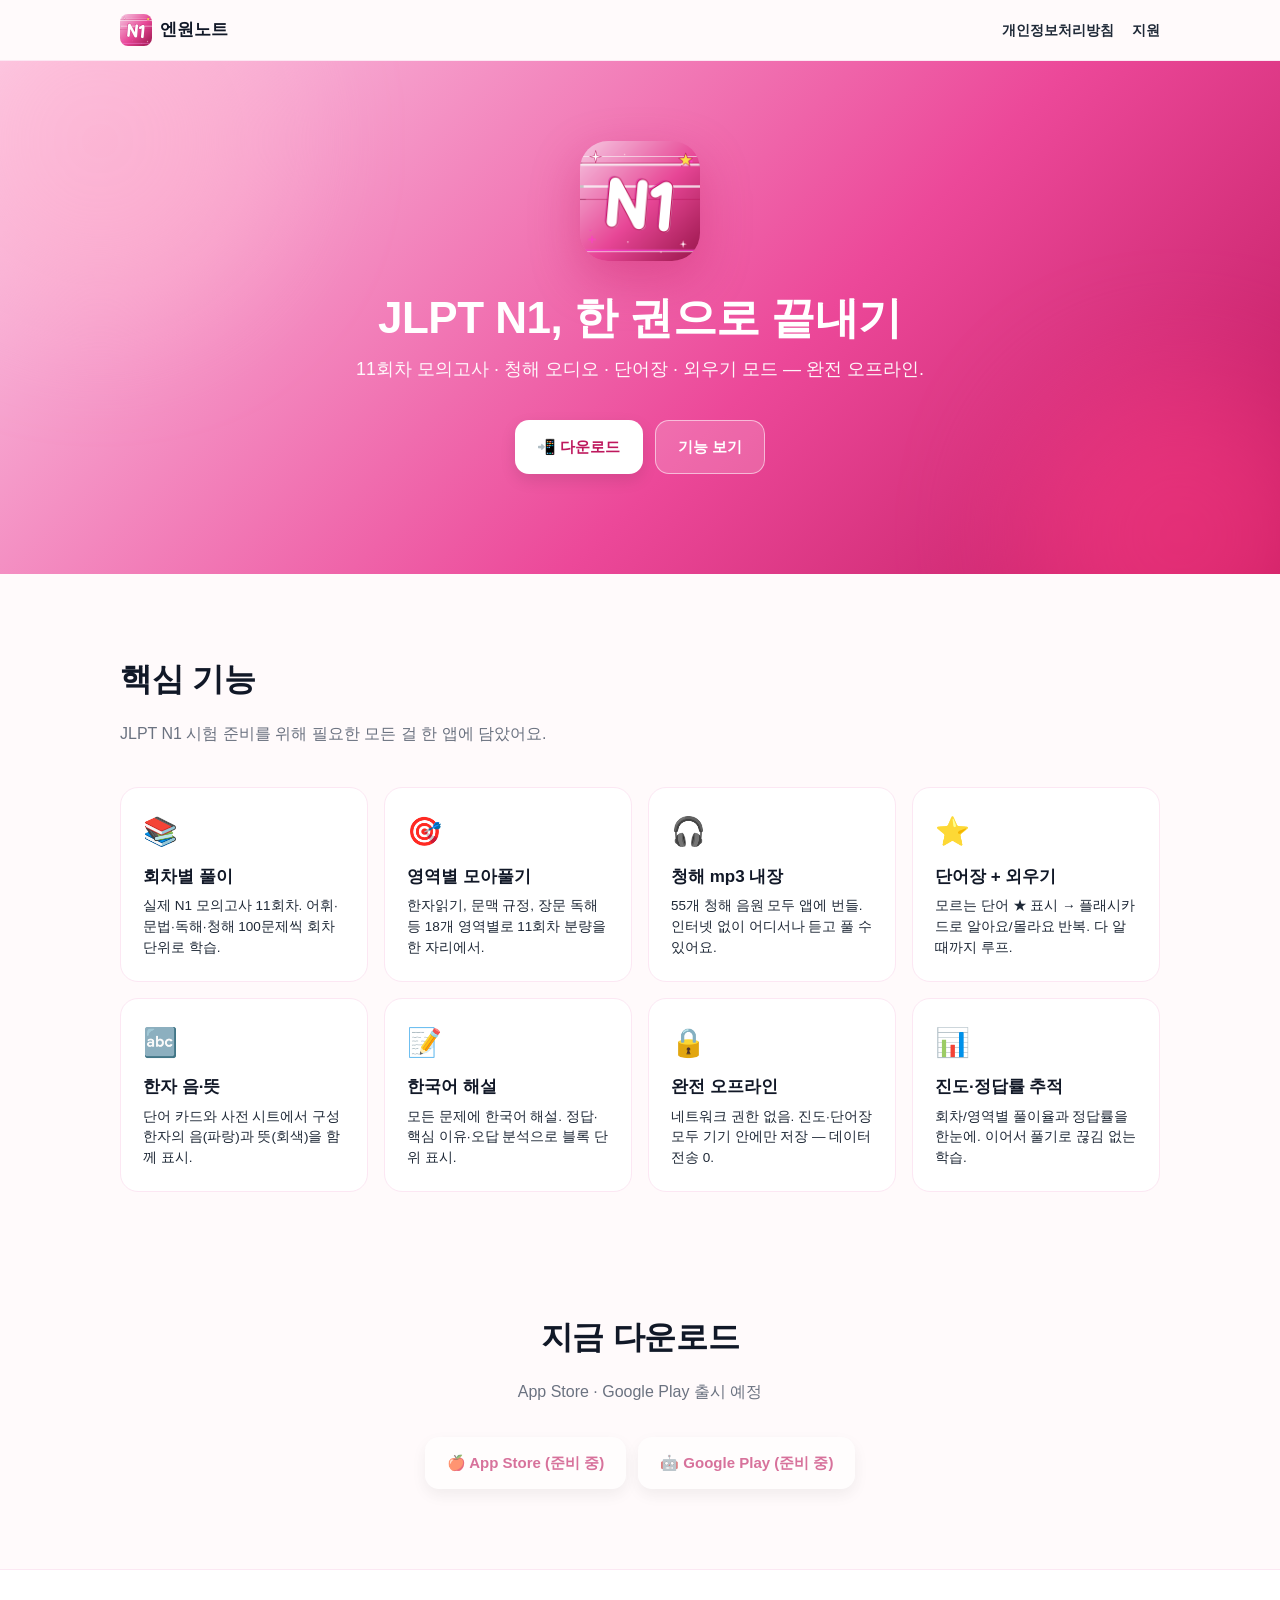
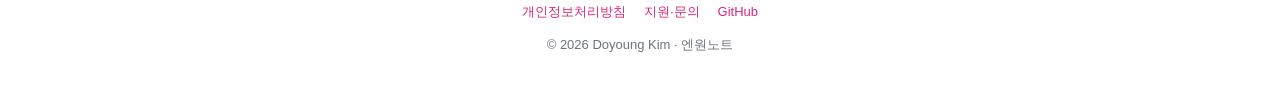
<file: docs/index.html>
<!doctype html>
<html lang="ko">
<head>
  <meta charset="utf-8">
  <meta name="viewport" content="width=device-width, initial-scale=1">
  <title>엔원노트 — JLPT N1 한 권으로 끝내기</title>
  <meta name="description" content="JLPT N1 11회차 모의고사 + 청해 mp3 + 단어장. 완전 오프라인 학습 앱.">
  <link rel="icon" href="icon.png">
  <link rel="apple-touch-icon" href="icon.png">
  <link rel="stylesheet" href="style.css">
  <meta property="og:title" content="엔원노트 — JLPT N1 한 권으로 끝내기">
  <meta property="og:description" content="11회차 모의고사 · 청해 오디오 · 단어장 · 외우기 — 모두 오프라인.">
  <meta property="og:image" content="icon.png">
</head>
<body>
  <nav class="nav">
    <div class="nav-inner">
      <a class="nav-logo" href="./">
        <img src="icon.png" alt="엔원노트">
        <span>엔원노트</span>
      </a>
      <div class="nav-links">
        <a href="./privacy.html">개인정보처리방침</a>
        <a href="./support.html">지원</a>
      </div>
    </div>
  </nav>

  <section class="hero">
    <div class="hero-content">
      <img src="icon.png" alt="엔원노트 아이콘" class="hero-icon">
      <h1>JLPT N1, 한 권으로 끝내기</h1>
      <p class="sub">11회차 모의고사 · 청해 오디오 · 단어장 · 외우기 모드 — 완전 오프라인.</p>
      <div class="cta-row">
        <a class="cta" href="#download">📲 다운로드</a>
        <a class="cta ghost" href="#features">기능 보기</a>
      </div>
    </div>
  </section>

  <section class="section" id="features">
    <h2>핵심 기능</h2>
    <p class="lead">JLPT N1 시험 준비를 위해 필요한 모든 걸 한 앱에 담았어요.</p>
    <div class="features">
      <div class="feature">
        <div class="emoji">📚</div>
        <h3>회차별 풀이</h3>
        <p>실제 N1 모의고사 11회차. 어휘·문법·독해·청해 100문제씩 회차 단위로 학습.</p>
      </div>
      <div class="feature">
        <div class="emoji">🎯</div>
        <h3>영역별 모아풀기</h3>
        <p>한자읽기, 문맥 규정, 장문 독해 등 18개 영역별로 11회차 분량을 한 자리에서.</p>
      </div>
      <div class="feature">
        <div class="emoji">🎧</div>
        <h3>청해 mp3 내장</h3>
        <p>55개 청해 음원 모두 앱에 번들. 인터넷 없이 어디서나 듣고 풀 수 있어요.</p>
      </div>
      <div class="feature">
        <div class="emoji">⭐</div>
        <h3>단어장 + 외우기</h3>
        <p>모르는 단어 ★ 표시 → 플래시카드로 알아요/몰라요 반복. 다 알 때까지 루프.</p>
      </div>
      <div class="feature">
        <div class="emoji">🔤</div>
        <h3>한자 음·뜻</h3>
        <p>단어 카드와 사전 시트에서 구성 한자의 음(파랑)과 뜻(회색)을 함께 표시.</p>
      </div>
      <div class="feature">
        <div class="emoji">📝</div>
        <h3>한국어 해설</h3>
        <p>모든 문제에 한국어 해설. 정답·핵심 이유·오답 분석으로 블록 단위 표시.</p>
      </div>
      <div class="feature">
        <div class="emoji">🔒</div>
        <h3>완전 오프라인</h3>
        <p>네트워크 권한 없음. 진도·단어장 모두 기기 안에만 저장 — 데이터 전송 0.</p>
      </div>
      <div class="feature">
        <div class="emoji">📊</div>
        <h3>진도·정답률 추적</h3>
        <p>회차/영역별 풀이율과 정답률을 한눈에. 이어서 풀기로 끊김 없는 학습.</p>
      </div>
    </div>
  </section>

  <section class="section" id="download" style="text-align:center; padding-top: 40px;">
    <h2>지금 다운로드</h2>
    <p class="lead" style="margin: 0 auto 32px;">App Store · Google Play 출시 예정</p>
    <div class="cta-row">
      <a class="cta" href="#" style="opacity: 0.6; pointer-events: none;">
        🍎 App Store (준비 중)
      </a>
      <a class="cta" href="#" style="opacity: 0.6; pointer-events: none;">
        🤖 Google Play (준비 중)
      </a>
    </div>
  </section>

  <footer class="footer">
    <div class="footer-links">
      <a href="./privacy.html">개인정보처리방침</a>
      <a href="./support.html">지원·문의</a>
      <a href="https://github.com/CobyApp/jlpt-app">GitHub</a>
    </div>
    <div>© 2026 Doyoung Kim · 엔원노트</div>
  </footer>
</body>
</html>
</file>
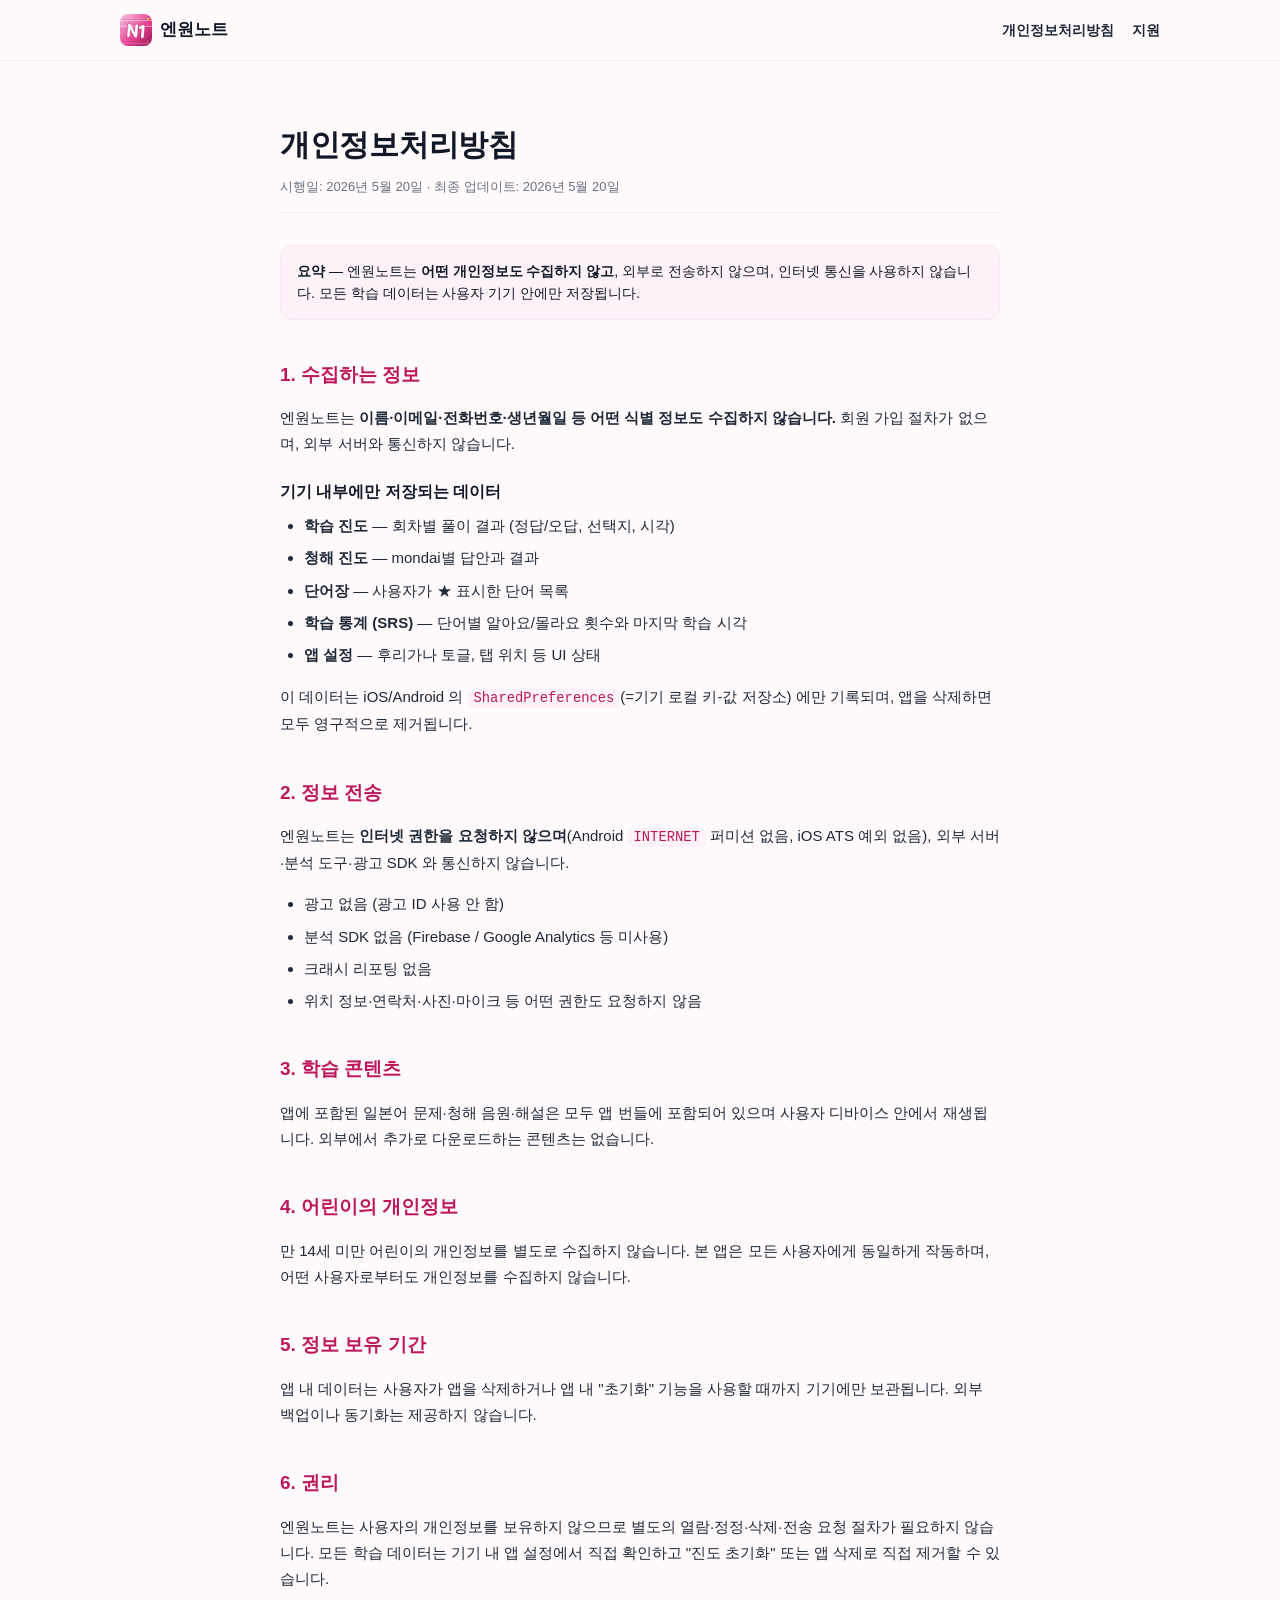
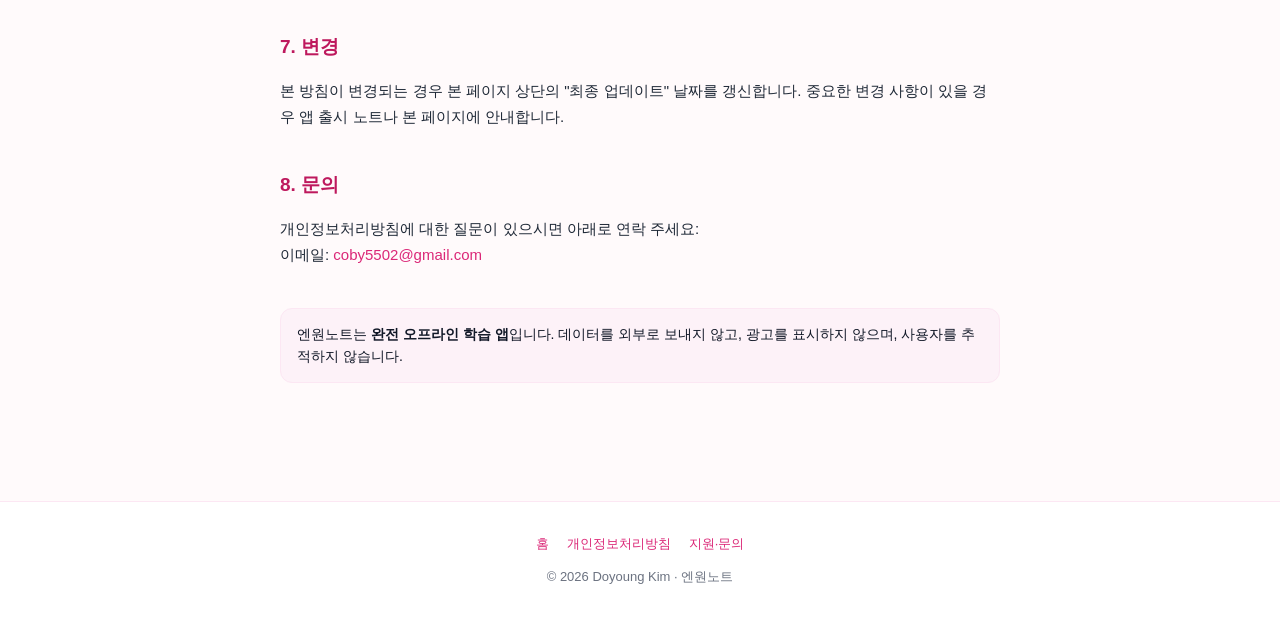
<file: docs/privacy.html>
<!doctype html>
<html lang="ko">
<head>
  <meta charset="utf-8">
  <meta name="viewport" content="width=device-width, initial-scale=1">
  <title>개인정보처리방침 — 엔원노트</title>
  <link rel="icon" href="icon.png">
  <link rel="stylesheet" href="style.css">
</head>
<body>
  <nav class="nav">
    <div class="nav-inner">
      <a class="nav-logo" href="./">
        <img src="icon.png" alt="엔원노트">
        <span>엔원노트</span>
      </a>
      <div class="nav-links">
        <a href="./privacy.html">개인정보처리방침</a>
        <a href="./support.html">지원</a>
      </div>
    </div>
  </nav>

  <main class="doc">
    <h1>개인정보처리방침</h1>
    <div class="meta">시행일: 2026년 5월 20일 · 최종 업데이트: 2026년 5월 20일</div>

    <div class="callout">
      <strong>요약</strong> — 엔원노트는 <strong>어떤 개인정보도 수집하지 않고</strong>,
      외부로 전송하지 않으며, 인터넷 통신을 사용하지 않습니다. 모든 학습 데이터는
      사용자 기기 안에만 저장됩니다.
    </div>

    <h2>1. 수집하는 정보</h2>
    <p>
      엔원노트는 <strong>이름·이메일·전화번호·생년월일 등 어떤 식별 정보도 수집하지
      않습니다.</strong> 회원 가입 절차가 없으며, 외부 서버와 통신하지 않습니다.
    </p>

    <h3>기기 내부에만 저장되는 데이터</h3>
    <ul>
      <li><strong>학습 진도</strong> — 회차별 풀이 결과 (정답/오답, 선택지, 시각)</li>
      <li><strong>청해 진도</strong> — mondai별 답안과 결과</li>
      <li><strong>단어장</strong> — 사용자가 ★ 표시한 단어 목록</li>
      <li><strong>학습 통계 (SRS)</strong> — 단어별 알아요/몰라요 횟수와 마지막 학습 시각</li>
      <li><strong>앱 설정</strong> — 후리가나 토글, 탭 위치 등 UI 상태</li>
    </ul>
    <p>
      이 데이터는 iOS/Android 의 <code>SharedPreferences</code>(=기기 로컬 키-값 저장소)
      에만 기록되며, 앱을 삭제하면 모두 영구적으로 제거됩니다.
    </p>

    <h2>2. 정보 전송</h2>
    <p>
      엔원노트는 <strong>인터넷 권한을 요청하지 않으며</strong>(Android <code>INTERNET</code>
      퍼미션 없음, iOS ATS 예외 없음), 외부 서버·분석 도구·광고 SDK 와 통신하지 않습니다.
    </p>
    <ul>
      <li>광고 없음 (광고 ID 사용 안 함)</li>
      <li>분석 SDK 없음 (Firebase / Google Analytics 등 미사용)</li>
      <li>크래시 리포팅 없음</li>
      <li>위치 정보·연락처·사진·마이크 등 어떤 권한도 요청하지 않음</li>
    </ul>

    <h2>3. 학습 콘텐츠</h2>
    <p>
      앱에 포함된 일본어 문제·청해 음원·해설은 모두 앱 번들에 포함되어 있으며 사용자
      디바이스 안에서 재생됩니다. 외부에서 추가로 다운로드하는 콘텐츠는 없습니다.
    </p>

    <h2>4. 어린이의 개인정보</h2>
    <p>
      만 14세 미만 어린이의 개인정보를 별도로 수집하지 않습니다. 본 앱은 모든 사용자에게
      동일하게 작동하며, 어떤 사용자로부터도 개인정보를 수집하지 않습니다.
    </p>

    <h2>5. 정보 보유 기간</h2>
    <p>
      앱 내 데이터는 사용자가 앱을 삭제하거나 앱 내 "초기화" 기능을 사용할 때까지
      기기에만 보관됩니다. 외부 백업이나 동기화는 제공하지 않습니다.
    </p>

    <h2>6. 권리</h2>
    <p>
      엔원노트는 사용자의 개인정보를 보유하지 않으므로 별도의 열람·정정·삭제·전송 요청
      절차가 필요하지 않습니다. 모든 학습 데이터는 기기 내 앱 설정에서 직접 확인하고
      "진도 초기화" 또는 앱 삭제로 직접 제거할 수 있습니다.
    </p>

    <h2>7. 변경</h2>
    <p>
      본 방침이 변경되는 경우 본 페이지 상단의 "최종 업데이트" 날짜를 갱신합니다.
      중요한 변경 사항이 있을 경우 앱 출시 노트나 본 페이지에 안내합니다.
    </p>

    <h2>8. 문의</h2>
    <p>
      개인정보처리방침에 대한 질문이 있으시면 아래로 연락 주세요:<br>
      이메일: <a href="mailto:coby5502@gmail.com">coby5502@gmail.com</a>
    </p>

    <div class="callout" style="margin-top: 40px;">
      엔원노트는 <strong>완전 오프라인 학습 앱</strong>입니다. 데이터를 외부로 보내지 않고,
      광고를 표시하지 않으며, 사용자를 추적하지 않습니다.
    </div>
  </main>

  <footer class="footer">
    <div class="footer-links">
      <a href="./">홈</a>
      <a href="./privacy.html">개인정보처리방침</a>
      <a href="./support.html">지원·문의</a>
    </div>
    <div>© 2026 Doyoung Kim · 엔원노트</div>
  </footer>
</body>
</html>
</file>
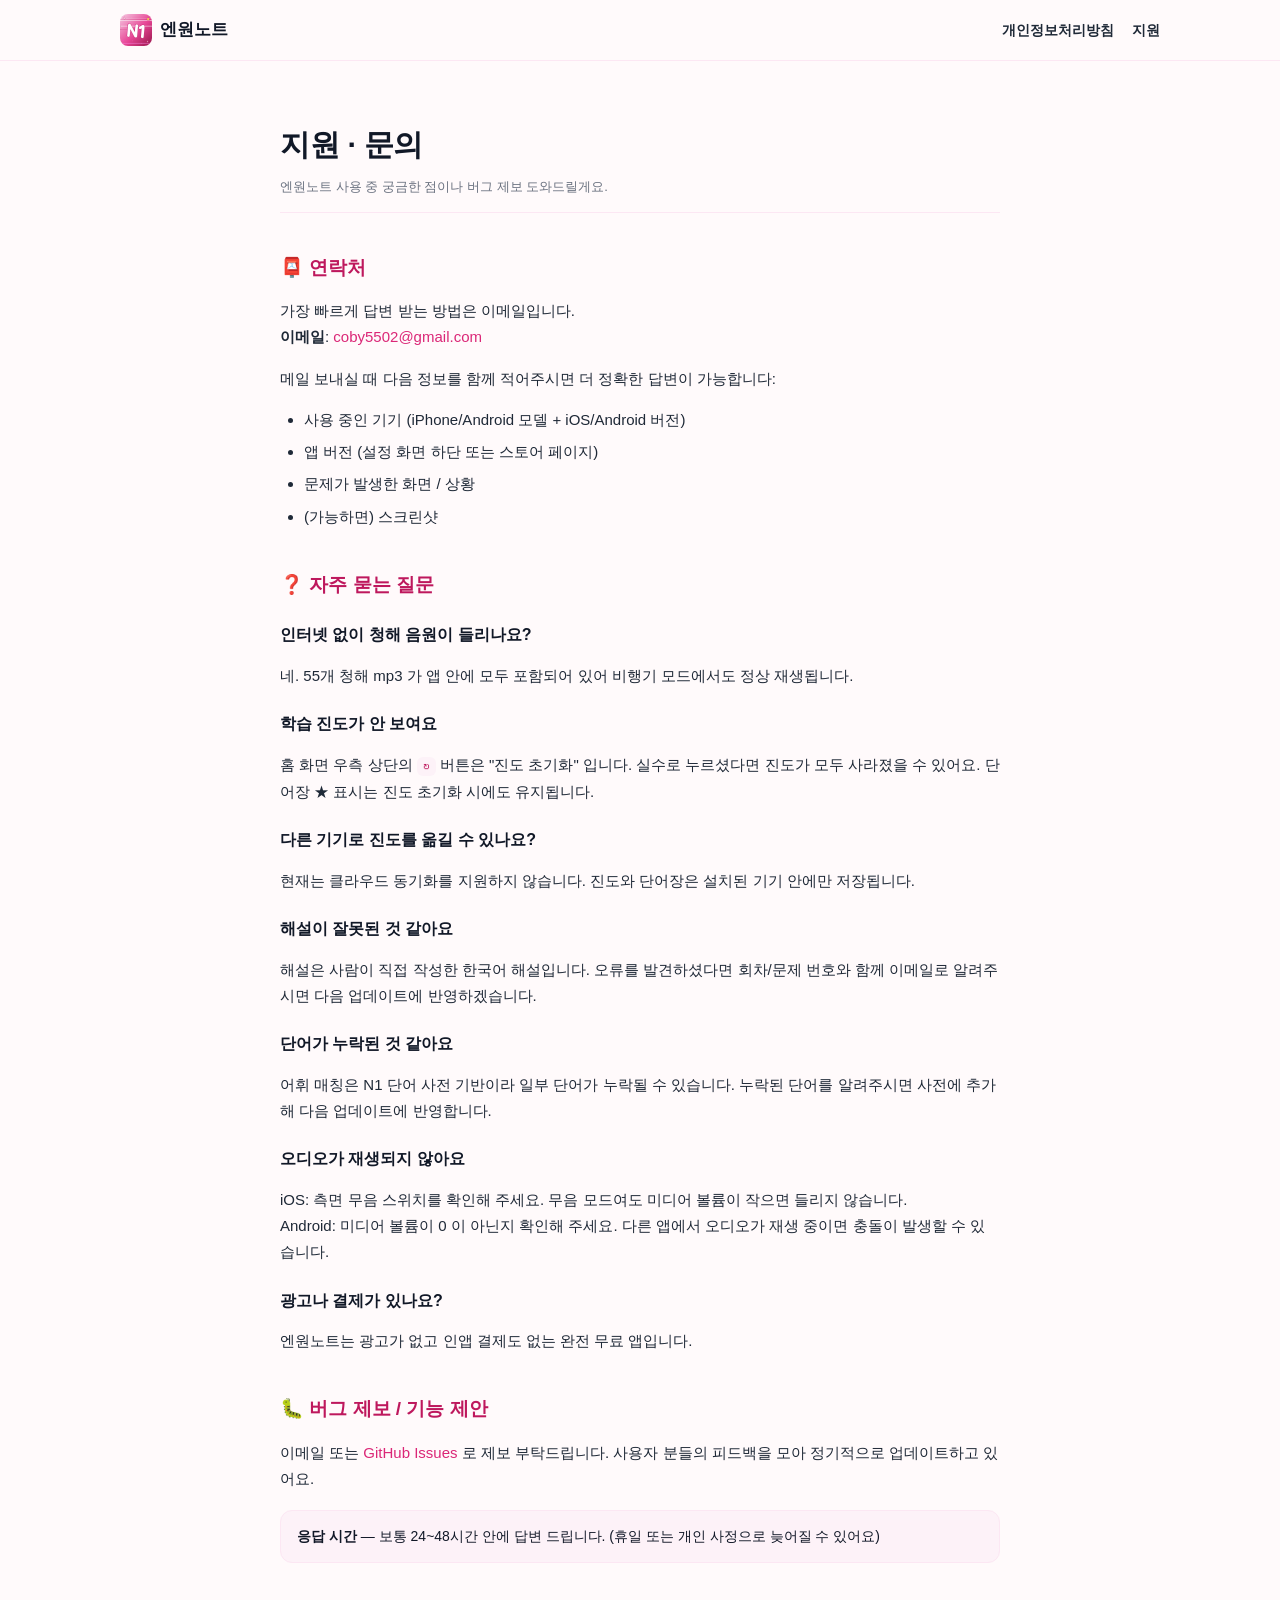
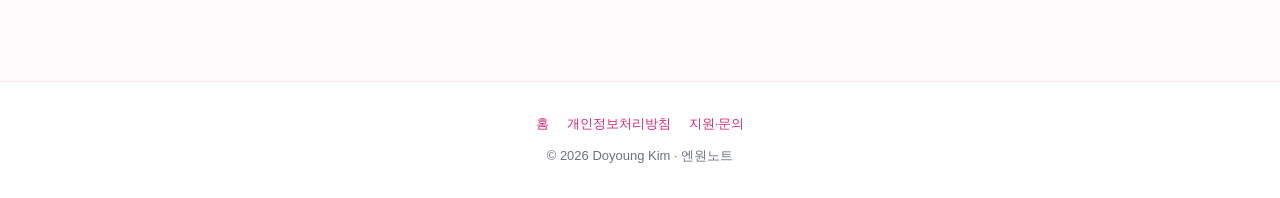
<file: docs/support.html>
<!doctype html>
<html lang="ko">
<head>
  <meta charset="utf-8">
  <meta name="viewport" content="width=device-width, initial-scale=1">
  <title>지원·문의 — 엔원노트</title>
  <link rel="icon" href="icon.png">
  <link rel="stylesheet" href="style.css">
</head>
<body>
  <nav class="nav">
    <div class="nav-inner">
      <a class="nav-logo" href="./">
        <img src="icon.png" alt="엔원노트">
        <span>엔원노트</span>
      </a>
      <div class="nav-links">
        <a href="./privacy.html">개인정보처리방침</a>
        <a href="./support.html">지원</a>
      </div>
    </div>
  </nav>

  <main class="doc">
    <h1>지원 · 문의</h1>
    <div class="meta">엔원노트 사용 중 궁금한 점이나 버그 제보 도와드릴게요.</div>

    <h2>📮 연락처</h2>
    <p>
      가장 빠르게 답변 받는 방법은 이메일입니다.<br>
      <strong>이메일</strong>: <a href="mailto:coby5502@gmail.com">coby5502@gmail.com</a>
    </p>
    <p>
      메일 보내실 때 다음 정보를 함께 적어주시면 더 정확한 답변이 가능합니다:
    </p>
    <ul>
      <li>사용 중인 기기 (iPhone/Android 모델 + iOS/Android 버전)</li>
      <li>앱 버전 (설정 화면 하단 또는 스토어 페이지)</li>
      <li>문제가 발생한 화면 / 상황</li>
      <li>(가능하면) 스크린샷</li>
    </ul>

    <h2>❓ 자주 묻는 질문</h2>

    <h3>인터넷 없이 청해 음원이 들리나요?</h3>
    <p>
      네. 55개 청해 mp3 가 앱 안에 모두 포함되어 있어 비행기 모드에서도 정상 재생됩니다.
    </p>

    <h3>학습 진도가 안 보여요</h3>
    <p>
      홈 화면 우측 상단의 <code>↻</code> 버튼은 "진도 초기화" 입니다.
      실수로 누르셨다면 진도가 모두 사라졌을 수 있어요. 단어장 ★ 표시는 진도 초기화 시에도
      유지됩니다.
    </p>

    <h3>다른 기기로 진도를 옮길 수 있나요?</h3>
    <p>
      현재는 클라우드 동기화를 지원하지 않습니다. 진도와 단어장은 설치된 기기 안에만 저장됩니다.
    </p>

    <h3>해설이 잘못된 것 같아요</h3>
    <p>
      해설은 사람이 직접 작성한 한국어 해설입니다. 오류를 발견하셨다면 회차/문제 번호와 함께
      이메일로 알려주시면 다음 업데이트에 반영하겠습니다.
    </p>

    <h3>단어가 누락된 것 같아요</h3>
    <p>
      어휘 매칭은 N1 단어 사전 기반이라 일부 단어가 누락될 수 있습니다.
      누락된 단어를 알려주시면 사전에 추가해 다음 업데이트에 반영합니다.
    </p>

    <h3>오디오가 재생되지 않아요</h3>
    <p>
      iOS: 측면 무음 스위치를 확인해 주세요. 무음 모드여도 미디어 볼륨이 작으면 들리지
      않습니다.<br>
      Android: 미디어 볼륨이 0 이 아닌지 확인해 주세요. 다른 앱에서 오디오가 재생 중이면
      충돌이 발생할 수 있습니다.
    </p>

    <h3>광고나 결제가 있나요?</h3>
    <p>
      엔원노트는 광고가 없고 인앱 결제도 없는 완전 무료 앱입니다.
    </p>

    <h2>🐛 버그 제보 / 기능 제안</h2>
    <p>
      이메일 또는 <a href="https://github.com/CobyApp/jlpt-app/issues">GitHub Issues</a>
      로 제보 부탁드립니다. 사용자 분들의 피드백을 모아 정기적으로 업데이트하고 있어요.
    </p>

    <div class="callout">
      <strong>응답 시간</strong> — 보통 24~48시간 안에 답변 드립니다.
      (휴일 또는 개인 사정으로 늦어질 수 있어요)
    </div>
  </main>

  <footer class="footer">
    <div class="footer-links">
      <a href="./">홈</a>
      <a href="./privacy.html">개인정보처리방침</a>
      <a href="./support.html">지원·문의</a>
    </div>
    <div>© 2026 Doyoung Kim · 엔원노트</div>
  </footer>
</body>
</html>
</file>
<file: docs/style.css>
/* 엔원노트 랜딩 / 정책 페이지 공통 스타일 — 앱 톤과 같은 핑크 / 라운드 / 깔끔. */

:root {
  --pink-50: #FDF2F8;
  --pink-100: #FCE7F3;
  --pink-200: #FBCFE8;
  --pink-300: #F9A8D4;
  --pink-400: #F472B6;
  --pink-500: #EC4899;
  --pink-600: #DB2777;
  --pink-700: #BE185D;
  --pink-800: #9D174D;
  --ink: #111827;
  --ink-2: #1F2937;
  --muted: #6B7280;
  --border: #FCE7F3;
  --bg: #FFFAFB;
}

* { box-sizing: border-box; }

html, body {
  margin: 0;
  padding: 0;
  font-family: -apple-system, BlinkMacSystemFont, "Apple SD Gothic Neo",
    "Pretendard", "Segoe UI", Roboto, sans-serif;
  color: var(--ink);
  background: var(--bg);
  line-height: 1.6;
  -webkit-font-smoothing: antialiased;
}

a { color: var(--pink-600); text-decoration: none; }
a:hover { text-decoration: underline; }

/* ── 헤더 ──────────────────────────────────────────── */
.nav {
  position: sticky;
  top: 0;
  background: rgba(255, 250, 251, 0.92);
  backdrop-filter: blur(12px);
  -webkit-backdrop-filter: blur(12px);
  border-bottom: 1px solid var(--border);
  z-index: 10;
}
.nav-inner {
  max-width: 1080px;
  margin: 0 auto;
  padding: 14px 20px;
  display: flex;
  align-items: center;
  gap: 18px;
}
.nav-logo {
  display: flex;
  align-items: center;
  gap: 8px;
  font-weight: 900;
  font-size: 17px;
  color: var(--ink);
}
.nav-logo img {
  width: 32px;
  height: 32px;
  border-radius: 8px;
}
.nav-links {
  margin-left: auto;
  display: flex;
  gap: 18px;
}
.nav-links a {
  color: var(--ink-2);
  font-size: 14px;
  font-weight: 700;
}
.nav-links a:hover {
  color: var(--pink-600);
  text-decoration: none;
}

/* ── 히어로 ────────────────────────────────────────── */
.hero {
  background: linear-gradient(135deg, var(--pink-200), var(--pink-500) 60%, var(--pink-700));
  color: white;
  text-align: center;
  padding: 80px 20px 100px;
  position: relative;
  overflow: hidden;
}
.hero::before, .hero::after {
  content: "";
  position: absolute;
  border-radius: 50%;
  filter: blur(60px);
  opacity: 0.5;
}
.hero::before {
  width: 360px; height: 360px;
  background: #FFB3CF;
  top: -100px; left: -80px;
}
.hero::after {
  width: 320px; height: 320px;
  background: #FF3D85;
  bottom: -120px; right: -60px;
}
.hero-content {
  position: relative;
  z-index: 1;
  max-width: 720px;
  margin: 0 auto;
}
.hero-icon {
  width: 120px;
  height: 120px;
  border-radius: 28px;
  margin-bottom: 24px;
  box-shadow: 0 18px 48px rgba(190, 24, 93, 0.35);
}
.hero h1 {
  font-size: 44px;
  font-weight: 900;
  margin: 0 0 12px;
  letter-spacing: -0.5px;
  line-height: 1.15;
}
.hero p.sub {
  font-size: 18px;
  font-weight: 500;
  opacity: 0.95;
  margin: 0 0 36px;
}
.cta-row {
  display: flex;
  gap: 12px;
  justify-content: center;
  flex-wrap: wrap;
}
.cta {
  display: inline-flex;
  align-items: center;
  gap: 8px;
  padding: 14px 22px;
  border-radius: 14px;
  background: white;
  color: var(--pink-700);
  font-weight: 800;
  font-size: 15px;
  box-shadow: 0 6px 16px rgba(0,0,0,0.10);
  transition: transform 0.15s ease;
}
.cta:hover { transform: translateY(-2px); text-decoration: none; }
.cta.ghost {
  background: rgba(255,255,255,0.18);
  color: white;
  border: 1.5px solid rgba(255,255,255,0.55);
  box-shadow: none;
}

/* ── 섹션 공통 ─────────────────────────────────────── */
.section {
  max-width: 1080px;
  margin: 0 auto;
  padding: 80px 20px;
}
.section h2 {
  font-size: 32px;
  font-weight: 900;
  margin: 0 0 16px;
  letter-spacing: -0.3px;
}
.section .lead {
  font-size: 16px;
  color: var(--muted);
  margin: 0 0 40px;
  max-width: 640px;
}

/* ── 기능 그리드 ───────────────────────────────────── */
.features {
  display: grid;
  grid-template-columns: repeat(auto-fit, minmax(220px, 1fr));
  gap: 16px;
}
.feature {
  background: white;
  border: 1px solid var(--border);
  border-radius: 18px;
  padding: 22px;
  transition: transform 0.15s ease;
}
.feature:hover { transform: translateY(-3px); }
.feature .emoji {
  font-size: 28px;
  margin-bottom: 8px;
}
.feature h3 {
  font-size: 17px;
  font-weight: 900;
  margin: 0 0 6px;
}
.feature p {
  font-size: 13.5px;
  color: var(--ink-2);
  line-height: 1.55;
  margin: 0;
}

/* ── 정책/문서 페이지 ──────────────────────────────── */
.doc {
  max-width: 760px;
  margin: 0 auto;
  padding: 60px 20px 100px;
}
.doc h1 {
  font-size: 30px;
  font-weight: 900;
  margin: 0 0 8px;
  letter-spacing: -0.3px;
}
.doc .meta {
  font-size: 13px;
  color: var(--muted);
  margin-bottom: 32px;
  padding-bottom: 14px;
  border-bottom: 1px solid var(--border);
}
.doc h2 {
  font-size: 19px;
  font-weight: 900;
  margin: 40px 0 12px;
  color: var(--pink-700);
}
.doc h3 {
  font-size: 16px;
  font-weight: 800;
  margin: 22px 0 8px;
}
.doc p, .doc li {
  font-size: 15px;
  color: var(--ink-2);
  line-height: 1.75;
}
.doc ul, .doc ol {
  padding-left: 24px;
  margin: 8px 0 16px;
}
.doc li { margin-bottom: 6px; }
.doc code {
  background: var(--pink-50);
  color: var(--pink-700);
  padding: 2px 6px;
  border-radius: 6px;
  font-size: 0.92em;
  font-family: ui-monospace, "SF Mono", Menlo, monospace;
}
.doc .callout {
  background: var(--pink-50);
  border: 1px solid var(--pink-100);
  border-radius: 12px;
  padding: 14px 16px;
  margin: 18px 0;
  font-size: 14px;
}

/* ── 푸터 ──────────────────────────────────────────── */
.footer {
  border-top: 1px solid var(--border);
  background: white;
  padding: 32px 20px;
  text-align: center;
  font-size: 13px;
  color: var(--muted);
}
.footer .footer-links {
  display: flex;
  gap: 18px;
  justify-content: center;
  margin-bottom: 12px;
}

/* ── 모바일 ────────────────────────────────────────── */
@media (max-width: 600px) {
  .hero { padding: 56px 18px 72px; }
  .hero h1 { font-size: 32px; }
  .hero p.sub { font-size: 15px; }
  .hero-icon { width: 96px; height: 96px; border-radius: 22px; }
  .section { padding: 56px 18px; }
  .section h2 { font-size: 26px; }
  .nav-links { gap: 12px; }
  .nav-links a { font-size: 13px; }
}
</file>
